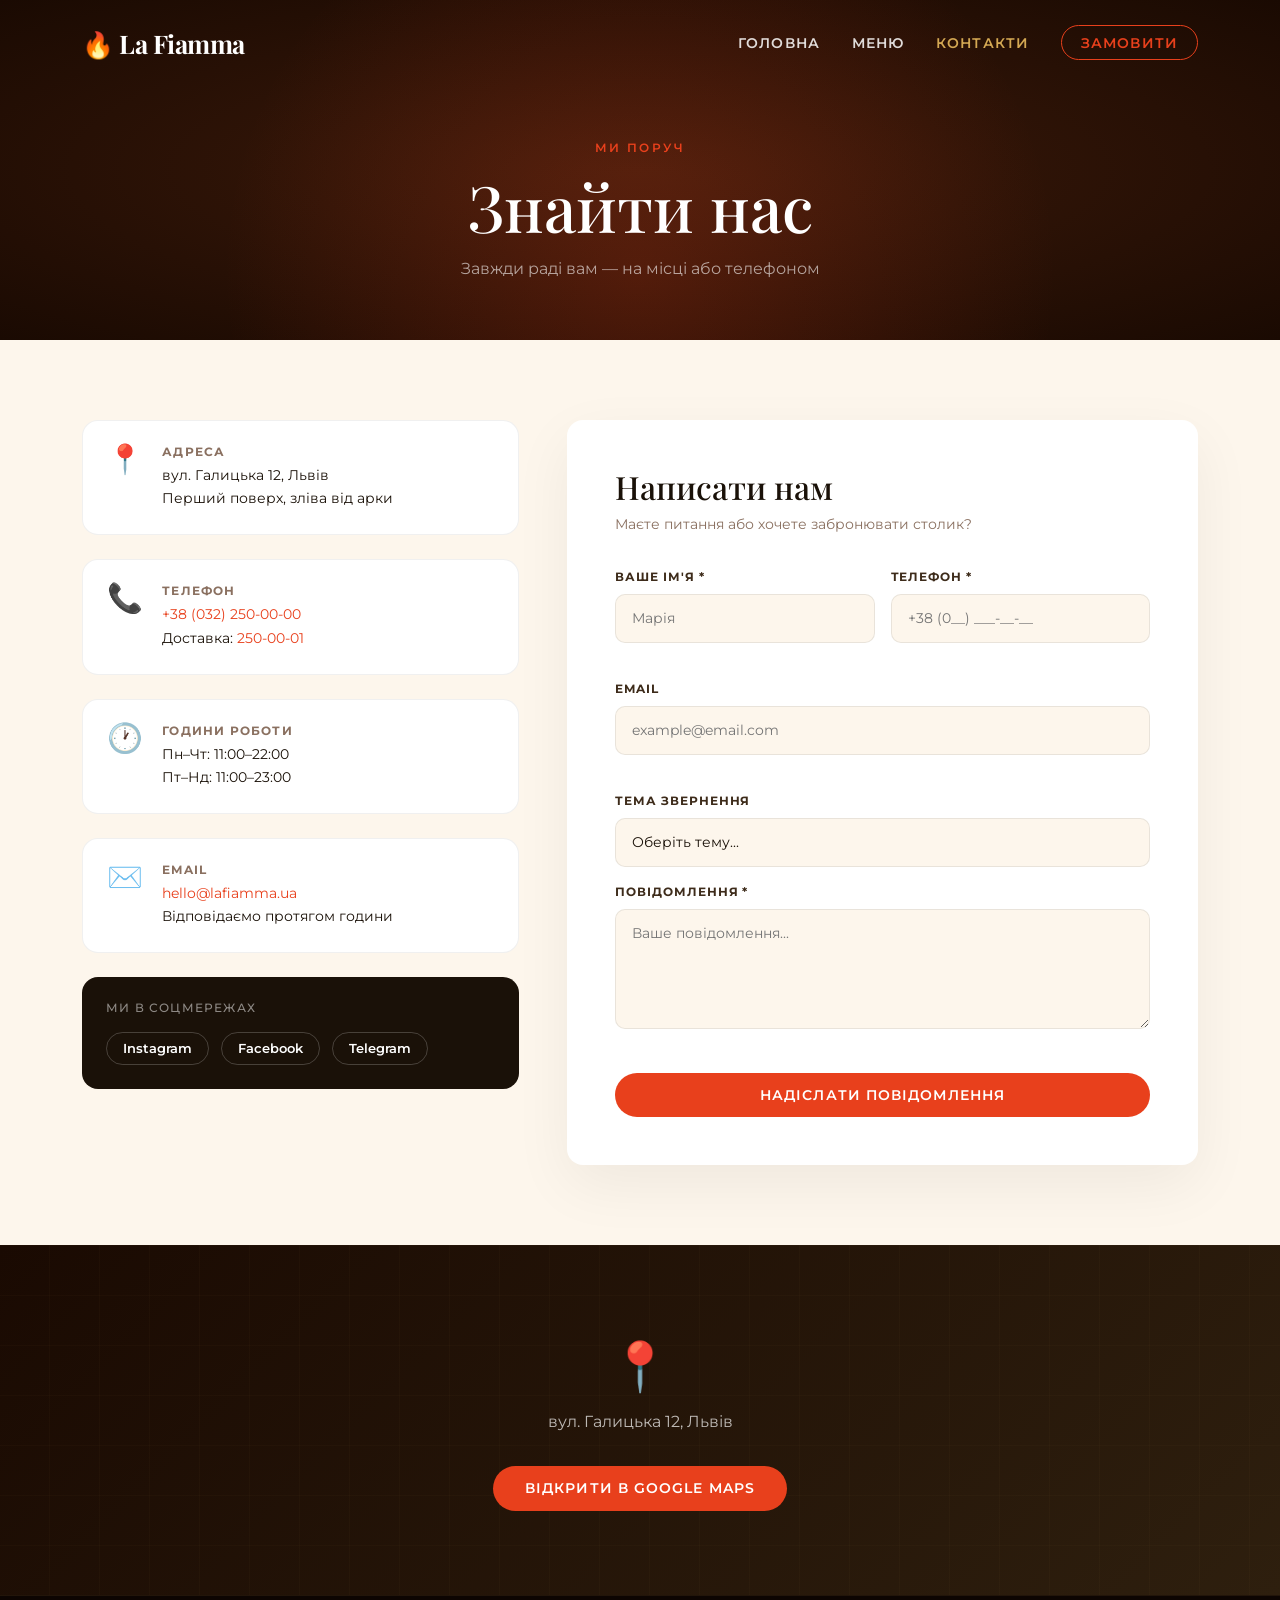
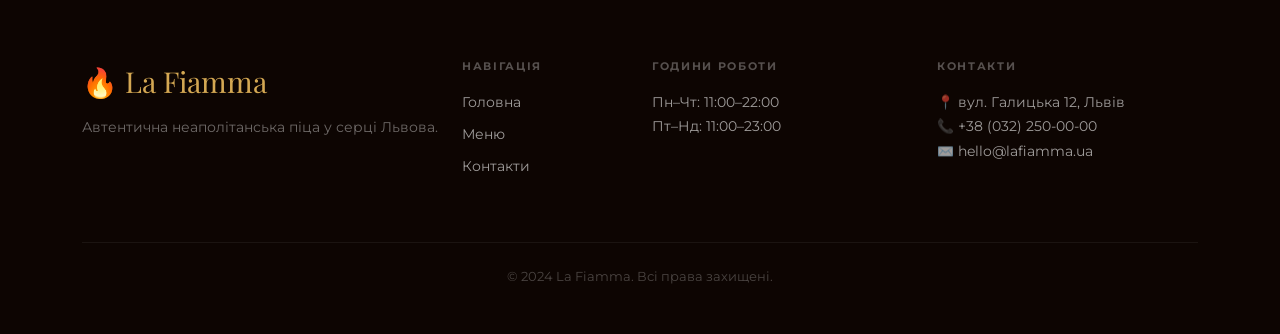
<file: contact.html>
<!DOCTYPE html>
<html lang="uk">
<head>
  <meta charset="UTF-8" />
  <meta name="viewport" content="width=device-width, initial-scale=1.0"/>
  <title>Контакти — La Fiamma</title>
  <link href="https://cdn.jsdelivr.net/npm/bootstrap@5.3.2/dist/css/bootstrap.min.css" rel="stylesheet"/>
  <link href="https://fonts.googleapis.com/css2?family=Playfair+Display:ital,wght@0,700;1,400&family=Montserrat:wght@300;400;600&display=swap" rel="stylesheet"/>
  <link rel="stylesheet" href="style.css"/>
</head>
<body>

<!-- NAVBAR -->
<nav class="navbar navbar-expand-lg fixed-top" id="mainNav">
  <div class="container">
    <a class="navbar-brand logo" href="index.html">🔥 La Fiamma</a>
    <button class="navbar-toggler" type="button" data-bs-toggle="collapse" data-bs-target="#navbarNav">
      <span class="toggler-icon"></span>
      <span class="toggler-icon"></span>
      <span class="toggler-icon"></span>
    </button>
    <div class="collapse navbar-collapse" id="navbarNav">
      <ul class="navbar-nav ms-auto">
        <li class="nav-item"><a class="nav-link" href="index.html">Головна</a></li>
        <li class="nav-item"><a class="nav-link" href="menu.html">Меню</a></li>
        <li class="nav-item"><a class="nav-link active" href="contact.html">Контакти</a></li>
        <li class="nav-item ms-lg-3">
          <a class="nav-link btn-order" href="menu.html">Замовити</a>
        </li>
      </ul>
    </div>
  </div>
</nav>

<!-- PAGE HERO -->
<section class="page-hero">
  <div class="page-hero-overlay"></div>
  <div class="container text-center page-hero-content">
    <p class="section-label">Ми поруч</p>
    <h1 class="page-hero-title">Знайти нас</h1>
    <p class="page-hero-sub">Завжди раді вам — на місці або телефоном</p>
  </div>
</section>

<!-- CONTACT SECTION -->
<section class="contact-section py-6">
  <div class="container">
    <div class="row g-5">

      <!-- INFO CARDS -->
      <div class="col-lg-5">
        <div class="contact-info-wrap">

          <div class="contact-info-card" data-aos="fade-up" data-aos-delay="0">
            <div class="contact-icon">📍</div>
            <div>
              <h4>Адреса</h4>
              <p>вул. Галицька 12, Львів<br/>Перший поверх, зліва від арки</p>
            </div>
          </div>

          <div class="contact-info-card" data-aos="fade-up" data-aos-delay="100">
            <div class="contact-icon">📞</div>
            <div>
              <h4>Телефон</h4>
              <p><a href="tel:+380322500000">+38 (032) 250-00-00</a><br/>Доставка: <a href="tel:+380322500001">250-00-01</a></p>
            </div>
          </div>

          <div class="contact-info-card" data-aos="fade-up" data-aos-delay="200">
            <div class="contact-icon">🕐</div>
            <div>
              <h4>Години роботи</h4>
              <p>Пн–Чт: 11:00–22:00<br/>Пт–Нд: 11:00–23:00</p>
            </div>
          </div>

          <div class="contact-info-card" data-aos="fade-up" data-aos-delay="300">
            <div class="contact-icon">✉️</div>
            <div>
              <h4>Email</h4>
              <p><a href="mailto:hello@lafiamma.ua">hello@lafiamma.ua</a><br/>Відповідаємо протягом години</p>
            </div>
          </div>

          <div class="social-block" data-aos="fade-up" data-aos-delay="400">
            <h4>Ми в соцмережах</h4>
            <div class="social-links">
              <a href="#" class="social-link">Instagram</a>
              <a href="#" class="social-link">Facebook</a>
              <a href="#" class="social-link">Telegram</a>
            </div>
          </div>

        </div>
      </div>

      <!-- CONTACT FORM -->
      <div class="col-lg-7" data-aos="fade-left">
        <div class="contact-form-card">
          <h2 class="form-title">Написати нам</h2>
          <p class="form-subtitle">Маєте питання або хочете забронювати столик?</p>

          <form id="contactForm" novalidate>
            <div class="row g-3">
              <div class="col-md-6">
                <div class="form-group-custom">
                  <label>Ваше ім'я *</label>
                  <input type="text" class="form-control-custom" id="fname" placeholder="Марія" required/>
                  <span class="field-error" id="fnameError"></span>
                </div>
              </div>
              <div class="col-md-6">
                <div class="form-group-custom">
                  <label>Телефон *</label>
                  <input type="tel" class="form-control-custom" id="fphone" placeholder="+38 (0__) ___-__-__" required/>
                  <span class="field-error" id="fphoneError"></span>
                </div>
              </div>
              <div class="col-12">
                <div class="form-group-custom">
                  <label>Email</label>
                  <input type="email" class="form-control-custom" id="femail" placeholder="example@email.com"/>
                  <span class="field-error" id="femailError"></span>
                </div>
              </div>
              <div class="col-12">
                <div class="form-group-custom">
                  <label>Тема звернення</label>
                  <select class="form-control-custom" id="fsubject">
                    <option value="">Оберіть тему...</option>
                    <option>Бронювання столика</option>
                    <option>Доставка</option>
                    <option>Корпоративне замовлення</option>
                    <option>Відгук / Скарга</option>
                    <option>Інше</option>
                  </select>
                </div>
              </div>
              <div class="col-12">
                <div class="form-group-custom">
                  <label>Повідомлення *</label>
                  <textarea class="form-control-custom" id="fmessage" rows="4" placeholder="Ваше повідомлення..." required></textarea>
                  <span class="field-error" id="fmessageError"></span>
                </div>
              </div>
              <div class="col-12">
                <button type="submit" class="btn btn-flame w-100" id="submitBtn">
                  Надіслати повідомлення
                </button>
              </div>
            </div>
          </form>

          <!-- Success Message -->
          <div class="form-success d-none" id="formSuccess">
            <div class="success-icon">✅</div>
            <h3>Дякуємо!</h3>
            <p>Ваше повідомлення надіслано. Ми відповімо найближчим часом.</p>
          </div>
        </div>
      </div>

    </div>
  </div>
</section>

<!-- MAP PLACEHOLDER -->
<section class="map-section">
  <div class="map-placeholder">
    <div class="map-inner">
      <div class="map-pin">📍</div>
      <p>вул. Галицька 12, Львів</p>
      <a href="https://maps.google.com" target="_blank" class="btn btn-flame mt-3">Відкрити в Google Maps</a>
    </div>
  </div>
</section>

<!-- FOOTER -->
<footer class="site-footer">
  <div class="container">
    <div class="row g-4 align-items-start">
      <div class="col-lg-4">
        <div class="footer-brand">🔥 La Fiamma</div>
        <p class="footer-desc">Автентична неаполітанська піца у серці Львова.</p>
      </div>
      <div class="col-lg-2 col-6">
        <h5 class="footer-heading">Навігація</h5>
        <ul class="footer-links">
          <li><a href="index.html">Головна</a></li>
          <li><a href="menu.html">Меню</a></li>
          <li><a href="contact.html">Контакти</a></li>
        </ul>
      </div>
      <div class="col-lg-3 col-6">
        <h5 class="footer-heading">Години роботи</h5>
        <p class="footer-hours">Пн–Чт: 11:00–22:00<br/>Пт–Нд: 11:00–23:00</p>
      </div>
      <div class="col-lg-3">
        <h5 class="footer-heading">Контакти</h5>
        <p class="footer-contact">📍 вул. Галицька 12, Львів<br/>📞 +38 (032) 250-00-00<br/>✉️ hello@lafiamma.ua</p>
      </div>
    </div>
    <div class="footer-bottom">
      <p>© 2024 La Fiamma. Всі права захищені.</p>
    </div>
  </div>
</footer>

<script src="https://cdn.jsdelivr.net/npm/bootstrap@5.3.2/dist/js/bootstrap.bundle.min.js"></script>
<script src="main.js"></script>
</body>
</html>
</file>
<file: style.css>
/* ========================================
   LA FIAMMA — PIZZERIA WEBSITE STYLES
   ======================================== */

:root {
  --flame: #E8401C;
  --flame-deep: #C0300E;
  --flame-light: #FF6B3D;
  --gold: #D4A853;
  --cream: #FDF6EC;
  --dark: #1A1108;
  --dark-mid: #2E1F0E;
  --charcoal: #3D2B1A;
  --text-muted: #8A7060;
  --border: rgba(212, 168, 83, 0.2);
  --card-bg: #fff;
  --radius: 16px;
}

* { box-sizing: border-box; margin: 0; padding: 0; }

html { scroll-behavior: smooth; }

body {
  font-family: 'Montserrat', sans-serif;
  background: var(--cream);
  color: var(--dark);
  overflow-x: hidden;
}

.py-6 { padding-top: 5rem; padding-bottom: 5rem; }

/* ============ TYPOGRAPHY ============ */
h1, h2, h3 { font-family: 'Playfair Display', serif; }
em { font-style: italic; color: var(--flame); }

/* ============ NAVBAR ============ */
#mainNav {
  background: transparent;
  transition: background 0.4s, box-shadow 0.4s;
  padding: 1.2rem 0;
}
#mainNav.scrolled {
  background: rgba(26, 17, 8, 0.97);
  box-shadow: 0 2px 30px rgba(232,64,28,0.15);
  padding: 0.7rem 0;
}

.logo {
  font-family: 'Playfair Display', serif;
  font-size: 1.6rem;
  font-weight: 700;
  color: #fff !important;
  letter-spacing: -0.5px;
}

.nav-link {
  color: rgba(255,255,255,0.85) !important;
  font-size: 0.85rem;
  font-weight: 600;
  letter-spacing: 0.08em;
  text-transform: uppercase;
  padding: 0.5rem 1rem !important;
  transition: color 0.3s;
}
.nav-link:hover, .nav-link.active { color: var(--gold) !important; }

.btn-order {
  border: 1.5px solid var(--flame) !important;
  border-radius: 50px !important;
  color: var(--flame) !important;
  padding: 0.4rem 1.2rem !important;
  transition: all 0.3s !important;
}
.btn-order:hover {
  background: var(--flame) !important;
  color: #fff !important;
}

/* Hamburger */
.navbar-toggler { border: none; background: none; padding: 0; }
.toggler-icon {
  display: block;
  width: 24px; height: 2px;
  background: #fff;
  margin: 5px 0;
  transition: 0.3s;
}

/* ============ BUTTONS ============ */
.btn-flame {
  background: var(--flame);
  color: #fff;
  border: none;
  border-radius: 50px;
  padding: 0.75rem 2rem;
  font-family: 'Montserrat', sans-serif;
  font-weight: 600;
  font-size: 0.85rem;
  letter-spacing: 0.08em;
  text-transform: uppercase;
  text-decoration: none;
  display: inline-block;
  transition: all 0.3s;
  cursor: pointer;
}
.btn-flame:hover {
  background: var(--flame-deep);
  color: #fff;
  transform: translateY(-2px);
  box-shadow: 0 8px 25px rgba(232,64,28,0.4);
}

.btn-ghost {
  background: transparent;
  color: #fff;
  border: 1.5px solid rgba(255,255,255,0.5);
  border-radius: 50px;
  padding: 0.75rem 2rem;
  font-family: 'Montserrat', sans-serif;
  font-weight: 600;
  font-size: 0.85rem;
  letter-spacing: 0.08em;
  text-transform: uppercase;
  text-decoration: none;
  display: inline-block;
  transition: all 0.3s;
}
.btn-ghost:hover {
  border-color: #fff;
  background: rgba(255,255,255,0.1);
  color: #fff;
}

/* ============ HERO ============ */
.hero {
  position: relative;
  min-height: 100vh;
  display: flex;
  align-items: center;
}

.hero-bg {
  position: absolute; inset: 0;
  background: url('https://images.unsplash.com/photo-1541592106381-b31e9677c0e5?q=80&w=2000&auto=format&fit=crop') center/cover no-repeat;
}

.hero-overlay {
  position: absolute; inset: 0;
  background: rgba(13, 5, 2, 0.85);
}

.hero-content { position: relative; z-index: 2; }

.hero-tagline {
  color: var(--gold);
  font-size: 0.8rem;
  font-weight: 600;
  letter-spacing: 0.2em;
  text-transform: uppercase;
  margin-bottom: 1rem;
}

.hero-title {
  font-size: clamp(3.5rem, 8vw, 6.5rem);
  color: #fff;
  line-height: 1.05;
  margin-bottom: 1.5rem;
  font-weight: 700;
}

.hero-sub {
  color: rgba(255,255,255,0.65);
  font-size: 1rem;
  line-height: 1.8;
  margin-bottom: 2.5rem;
  max-width: 400px;
}

.hero-btns { margin-bottom: 3rem; }

.hero-stats {
  display: flex;
  gap: 2.5rem;
  padding-top: 2rem;
  border-top: 1px solid rgba(255,255,255,0.1);
}
.stat-num {
  display: block;
  font-family: 'Playfair Display', serif;
  font-size: 2rem;
  color: var(--gold);
  line-height: 1;
}
.stat-label {
  font-size: 0.75rem;
  color: rgba(255,255,255,0.5);
  letter-spacing: 0.05em;
  text-transform: uppercase;
  margin-top: 0.3rem;
  display: block;
}

/* Pizza showcase animation */
.pizza-showcase {
  position: relative;
  width: 380px; height: 380px;
  display: flex; align-items: center; justify-content: center;
}
.pizza-ring {
  position: absolute;
  border-radius: 50%;
  border: 1px solid rgba(212,168,83,0.15);
  animation: pulse-ring 3s ease-in-out infinite;
}
.ring1 { width: 320px; height: 320px; animation-delay: 0s; }
.ring2 { width: 380px; height: 380px; animation-delay: 1s; }

@keyframes pulse-ring {
  0%, 100% { transform: scale(1); opacity: 0.5; }
  50% { transform: scale(1.05); opacity: 1; }
}

.hero-pizza-img {
  width: 320px;
  height: 320px;
  object-fit: cover;
  border-radius: 50%;
  animation: float 4s ease-in-out infinite;
  box-shadow: 0 20px 50px rgba(0,0,0,0.6);
  position: relative;
  z-index: 2;
  border: 4px solid var(--dark);
}

@keyframes float {
  0%, 100% { transform: translateY(0) rotate(-3deg); }
  50% { transform: translateY(-15px) rotate(3deg); }
}

.scroll-indicator {
  position: absolute;
  bottom: 2rem;
  left: 50%;
  transform: translateX(-50%);
  z-index: 2;
}
.scroll-indicator span {
  display: block;
  width: 1px; height: 50px;
  background: linear-gradient(to bottom, transparent, rgba(255,255,255,0.4));
  margin: 0 auto;
  animation: scroll-line 2s ease-in-out infinite;
}
@keyframes scroll-line {
  0% { transform: scaleY(0); transform-origin: top; }
  50% { transform: scaleY(1); transform-origin: top; }
  51% { transform: scaleY(1); transform-origin: bottom; }
  100% { transform: scaleY(0); transform-origin: bottom; }
}

/* ============ SECTION HEADERS ============ */
.section-label {
  color: var(--flame);
  font-size: 0.75rem;
  font-weight: 600;
  letter-spacing: 0.2em;
  text-transform: uppercase;
  margin-bottom: 0.75rem;
}
.section-title {
  font-size: clamp(2rem, 4vw, 3rem);
  color: var(--dark);
  line-height: 1.1;
}

/* ============ FEATURES ============ */
.features-section { background: #fff; }

.feature-card {
  padding: 2.5rem;
  border-radius: var(--radius);
  border: 1px solid rgba(0,0,0,0.06);
  background: var(--cream);
  height: 100%;
  transition: transform 0.3s, box-shadow 0.3s;
}
.feature-card:hover {
  transform: translateY(-6px);
  box-shadow: 0 20px 40px rgba(0,0,0,0.08);
}
.feature-card--accent {
  background: var(--dark);
  color: #fff;
  border-color: var(--dark);
}
.feature-card--accent h3 { color: var(--gold); }
.feature-card--accent p { color: rgba(255,255,255,0.7); }

.feature-icon {
  font-size: 2.5rem;
  margin-bottom: 1.2rem;
  display: block;
}
.feature-card h3 {
  font-size: 1.3rem;
  margin-bottom: 0.75rem;
}
.feature-card p {
  color: var(--text-muted);
  font-size: 0.9rem;
  line-height: 1.7;
}

/* ============ BESTSELLERS ============ */
.bestsellers-section { background: var(--cream); }

.pizza-card {
  background: #fff;
  border-radius: var(--radius);
  overflow: hidden;
  border: 1px solid rgba(0,0,0,0.06);
  transition: transform 0.3s, box-shadow 0.3s;
  height: 100%;
  display: flex;
  flex-direction: column;
}
.pizza-card:hover {
  transform: translateY(-6px);
  box-shadow: 0 20px 50px rgba(0,0,0,0.12);
}
.pizza-card-img {
  height: 220px;
  position: relative;
  overflow: hidden;
  background: var(--dark);
  display: flex;
  align-items: center;
  justify-content: center;
}
.pizza-card-img img {
  width: 100%;
  height: 100%;
  object-fit: cover;
  transition: transform 0.5s ease;
  min-height: 220px; /* Тримає форму картки */
  background-color: var(--dark-mid); /* Темний фон, поки фото вантажиться */
}
.pizza-card:hover .pizza-card-img img {
  transform: scale(1.08);
}
.pizza-card-img::after {
  content: '';
  position: absolute; inset: 0;
  background: linear-gradient(to top, rgba(0,0,0,0.4), transparent 50%);
  pointer-events: none;
}
.pizza-card-badge {
  position: absolute;
  top: 12px; right: 12px;
  background: var(--flame);
  color: #fff;
  font-size: 0.7rem;
  font-weight: 700;
  letter-spacing: 0.05em;
  padding: 3px 10px;
  border-radius: 50px;
  z-index: 1;
}
.pizza-card-body {
  padding: 1.5rem;
  flex: 1;
  display: flex;
  flex-direction: column;
}
.pizza-card-body h3 {
  font-size: 1.2rem;
  margin-bottom: 0.4rem;
  color: var(--dark);
}
.pizza-card-desc {
  color: var(--text-muted);
  font-size: 0.85rem;
  line-height: 1.6;
  flex: 1;
  margin-bottom: 1.2rem;
}
.pizza-card-footer {
  display: flex;
  align-items: center;
  justify-content: space-between;
}
.pizza-price {
  font-family: 'Playfair Display', serif;
  font-size: 1.4rem;
  color: var(--flame);
  font-weight: 700;
}
.pizza-price span { font-size: 0.75rem; color: var(--text-muted); font-family: 'Montserrat', sans-serif; font-weight: 400; }
.btn-add {
  background: var(--dark);
  color: #fff;
  border: none;
  border-radius: 50px;
  padding: 0.5rem 1.2rem;
  font-size: 0.8rem;
  font-weight: 600;
  cursor: pointer;
  transition: all 0.3s;
  font-family: 'Montserrat', sans-serif;
}
.btn-add:hover {
  background: var(--flame);
  transform: scale(1.05);
}
.btn-add.added {
  background: #2D7A4F;
}

/* ============ STORY ============ */
.story-section { background: #fff; }

.story-img-wrap {
  position: relative;
  display: inline-block;
}
.story-img-block {
  width: 100%; max-width: 420px;
  aspect-ratio: 4/3;
  background: url('https://images.unsplash.com/photo-1590947132387-155cc02f3212?w=800&auto=format&fit=crop') center/cover;
  border-radius: var(--radius);
  box-shadow: 0 30px 60px rgba(0,0,0,0.2);
}
.story-badge {
  position: absolute;
  bottom: -20px; right: -20px;
  background: var(--flame);
  color: #fff;
  padding: 1rem 1.5rem;
  border-radius: var(--radius);
  font-family: 'Playfair Display', serif;
  font-size: 1.1rem;
  font-style: italic;
  box-shadow: 0 10px 30px rgba(232,64,28,0.4);
}
.story-text {
  color: var(--text-muted);
  line-height: 1.8;
  margin-bottom: 1rem;
  font-size: 0.95rem;
}

/* ============ REVIEWS ============ */
.reviews-section {
  background: var(--dark);
}
.reviews-section .section-title { color: #fff; }

.review-card {
  background: rgba(255,255,255,0.05);
  border: 1px solid rgba(255,255,255,0.08);
  border-radius: var(--radius);
  padding: 3rem;
  max-width: 680px;
  text-align: center;
}
.review-text {
  color: rgba(255,255,255,0.85);
  font-size: 1.1rem;
  line-height: 1.8;
  font-style: italic;
  font-family: 'Playfair Display', serif;
  margin-bottom: 1.5rem;
}
.review-author {
  color: var(--gold);
  font-size: 0.85rem;
  font-weight: 600;
  letter-spacing: 0.05em;
  margin-bottom: 0.5rem;
}
.review-stars { color: var(--flame); font-size: 1.1rem; letter-spacing: 3px; }

.carousel-arrow {
  font-size: 2rem;
  color: rgba(255,255,255,0.5);
  transition: color 0.3s;
}
.carousel-control-prev:hover .carousel-arrow,
.carousel-control-next:hover .carousel-arrow { color: var(--gold); }
.carousel-control-prev, .carousel-control-next { width: 5%; }

/* ============ PAGE HERO (inner pages) ============ */
.page-hero {
  position: relative;
  height: 340px;
  background: radial-gradient(ellipse at center, #3D1A0A, #1A0A02);
  display: flex; align-items: center; justify-content: center;
  overflow: hidden;
}
.page-hero-overlay {
  position: absolute; inset: 0;
  background: radial-gradient(circle at 50% 80%, rgba(232,64,28,0.2), transparent 60%);
}
.page-hero-content {
  position: relative; z-index: 2;
  padding-top: 5rem;
}
.page-hero-title {
  font-size: clamp(2.5rem, 6vw, 4rem);
  color: #fff;
  margin-bottom: 0.75rem;
}
.page-hero-sub {
  color: rgba(255,255,255,0.6);
  font-size: 1rem;
  max-width: 450px;
  margin: 0 auto;
}

/* ============ MENU PAGE ============ */
.menu-section { background: var(--cream); }

.filter-btn {
  background: transparent;
  border: 1.5px solid var(--border);
  color: var(--charcoal);
  border-radius: 50px;
  padding: 0.5rem 1.3rem;
  font-family: 'Montserrat', sans-serif;
  font-size: 0.8rem;
  font-weight: 600;
  letter-spacing: 0.05em;
  cursor: pointer;
  transition: all 0.3s;
  text-transform: uppercase;
}
.filter-btn:hover,
.filter-btn.active {
  background: var(--flame);
  border-color: var(--flame);
  color: #fff;
}

/* Menu card tag badges */
.tag-veg { background: #2D7A4F; }
.tag-spicy { background: var(--flame); }
.tag-special { background: var(--gold); color: var(--dark) !important; }
.tag-new { background: #5B4FCF; }

/* ============ CART ============ */
.cart-widget {
  position: fixed;
  bottom: 2rem;
  right: 2rem;
  z-index: 999;
}
.cart-btn {
  background: var(--dark);
  color: #fff;
  border: none;
  width: 60px; height: 60px;
  border-radius: 50%;
  font-size: 0.85rem;
  font-weight: 700;
  cursor: pointer;
  box-shadow: 0 8px 25px rgba(0,0,0,0.3);
  transition: all 0.3s;
  display: flex; align-items: center; justify-content: center;
  gap: 4px;
  flex-direction: column;
  font-family: 'Montserrat', sans-serif;
}
.cart-btn:hover {
  background: var(--flame);
  transform: scale(1.1);
}
#cartCount {
  background: var(--flame);
  color: #fff;
  font-size: 0.65rem;
  padding: 1px 5px;
  border-radius: 50px;
}

.cart-modal-content {
  background: var(--dark);
  color: #fff;
  border: 1px solid rgba(255,255,255,0.1);
  border-radius: var(--radius);
}
.cart-modal-header {
  border-bottom: 1px solid rgba(255,255,255,0.08);
  padding: 1.5rem;
}
.cart-modal-header .modal-title {
  font-family: 'Playfair Display', serif;
  font-size: 1.4rem;
}
.btn-close-custom {
  background: none; border: none;
  color: rgba(255,255,255,0.5);
  font-size: 1.2rem; cursor: pointer;
  transition: color 0.3s;
}
.btn-close-custom:hover { color: #fff; }

.cart-empty { color: rgba(255,255,255,0.4); text-align: center; padding: 2rem; }

.cart-item {
  display: flex; align-items: center; justify-content: space-between;
  padding: 0.75rem 0;
  border-bottom: 1px solid rgba(255,255,255,0.06);
}
.cart-item-name { font-weight: 600; font-size: 0.9rem; }
.cart-item-qty { color: var(--gold); font-size: 0.8rem; }
.cart-item-price { color: var(--flame); font-weight: 700; }
.cart-item-remove {
  background: none; border: none;
  color: rgba(255,255,255,0.3); cursor: pointer;
  font-size: 1rem;
  transition: color 0.3s;
}
.cart-item-remove:hover { color: var(--flame); }

.cart-modal-footer {
  border-top: 1px solid rgba(255,255,255,0.08);
  padding: 1.5rem;
}
.cart-total {
  font-size: 1.1rem;
  font-weight: 600;
  color: rgba(255,255,255,0.7);
}
#cartTotal { color: var(--flame); font-size: 1.3rem; font-family: 'Playfair Display', serif; }

.custom-toast {
  background: var(--dark-mid);
  border: 1px solid rgba(212,168,83,0.3);
  color: #fff;
  border-radius: var(--radius);
}

/* ============ CONTACT PAGE ============ */
.contact-section { background: var(--cream); }

.contact-info-wrap { display: flex; flex-direction: column; gap: 1.5rem; }

.contact-info-card {
  display: flex;
  align-items: flex-start;
  gap: 1.2rem;
  background: #fff;
  padding: 1.5rem;
  border-radius: var(--radius);
  border: 1px solid rgba(0,0,0,0.06);
  transition: transform 0.3s, box-shadow 0.3s;
}
.contact-info-card:hover {
  transform: translateX(6px);
  box-shadow: 0 10px 30px rgba(0,0,0,0.08);
}
.contact-icon { font-size: 1.8rem; line-height: 1; }
.contact-info-card h4 {
  font-size: 0.75rem;
  font-weight: 700;
  letter-spacing: 0.1em;
  text-transform: uppercase;
  color: var(--text-muted);
  margin-bottom: 0.3rem;
  font-family: 'Montserrat', sans-serif;
}
.contact-info-card p {
  font-size: 0.9rem;
  color: var(--dark);
  line-height: 1.6;
  margin: 0;
}
.contact-info-card a { color: var(--flame); text-decoration: none; }
.contact-info-card a:hover { text-decoration: underline; }

.social-block {
  background: var(--dark);
  padding: 1.5rem;
  border-radius: var(--radius);
  color: #fff;
}
.social-block h4 {
  font-size: 0.75rem;
  letter-spacing: 0.1em;
  text-transform: uppercase;
  color: rgba(255,255,255,0.5);
  margin-bottom: 1rem;
  font-family: 'Montserrat', sans-serif;
}
.social-links { display: flex; gap: 0.75rem; flex-wrap: wrap; }
.social-link {
  color: #fff;
  text-decoration: none;
  font-size: 0.8rem;
  font-weight: 600;
  padding: 0.4rem 1rem;
  border: 1px solid rgba(255,255,255,0.2);
  border-radius: 50px;
  transition: all 0.3s;
}
.social-link:hover {
  background: var(--flame);
  border-color: var(--flame);
  color: #fff;
}

/* Contact Form */
.contact-form-card {
  background: #fff;
  border-radius: var(--radius);
  padding: 3rem;
  box-shadow: 0 20px 60px rgba(0,0,0,0.06);
}
.form-title {
  font-size: 2rem;
  margin-bottom: 0.5rem;
}
.form-subtitle {
  color: var(--text-muted);
  font-size: 0.9rem;
  margin-bottom: 2rem;
}

.form-group-custom { margin-bottom: 0; }
.form-group-custom label {
  display: block;
  font-size: 0.75rem;
  font-weight: 700;
  letter-spacing: 0.08em;
  text-transform: uppercase;
  color: var(--charcoal);
  margin-bottom: 0.5rem;
}
.form-control-custom {
  width: 100%;
  background: var(--cream);
  border: 1.5px solid rgba(0,0,0,0.08);
  border-radius: 10px;
  padding: 0.8rem 1rem;
  font-family: 'Montserrat', sans-serif;
  font-size: 0.9rem;
  color: var(--dark);
  transition: border-color 0.3s, box-shadow 0.3s;
  outline: none;
  -webkit-appearance: none;
}
.form-control-custom:focus {
  border-color: var(--flame);
  box-shadow: 0 0 0 3px rgba(232,64,28,0.1);
  background: #fff;
}
.form-control-custom.error { border-color: #e74c3c; }
.field-error {
  display: block;
  color: #e74c3c;
  font-size: 0.75rem;
  margin-top: 0.3rem;
  min-height: 1rem;
}

textarea.form-control-custom { resize: vertical; min-height: 120px; }
select.form-control-custom { cursor: pointer; }

.form-success {
  text-align: center;
  padding: 3rem 0;
}
.success-icon { font-size: 3rem; margin-bottom: 1rem; }
.form-success h3 { font-size: 1.8rem; margin-bottom: 0.5rem; }
.form-success p { color: var(--text-muted); }

/* Map */
.map-section {}
.map-placeholder {
  height: 350px;
  background: linear-gradient(135deg, #1A0A02, #2E1F0E);
  display: flex; align-items: center; justify-content: center;
  position: relative;
  overflow: hidden;
}
.map-placeholder::before {
  content: '';
  position: absolute; inset: 0;
  background:
    repeating-linear-gradient(0deg, transparent, transparent 49px, rgba(212,168,83,0.05) 50px),
    repeating-linear-gradient(90deg, transparent, transparent 49px, rgba(212,168,83,0.05) 50px);
}
.map-inner {
  position: relative; z-index: 1;
  text-align: center; color: #fff;
}
.map-pin { font-size: 3rem; animation: bounce 2s ease-in-out infinite; }
@keyframes bounce {
  0%, 100% { transform: translateY(0); }
  50% { transform: translateY(-10px); }
}
.map-inner p { color: rgba(255,255,255,0.7); margin-top: 0.5rem; }

/* ============ FOOTER ============ */
.site-footer {
  background: #0D0502;
  padding: 4rem 0 2rem;
  border-top: 1px solid rgba(212,168,83,0.1);
}
.footer-brand {
  font-family: 'Playfair Display', serif;
  font-size: 1.8rem;
  color: var(--gold);
  margin-bottom: 0.75rem;
}
.footer-desc { color: rgba(255,255,255,0.4); font-size: 0.85rem; line-height: 1.7; }
.footer-heading {
  font-family: 'Montserrat', sans-serif;
  font-size: 0.7rem;
  font-weight: 700;
  letter-spacing: 0.15em;
  text-transform: uppercase;
  color: rgba(255,255,255,0.3);
  margin-bottom: 1rem;
}
.footer-links { list-style: none; padding: 0; }
.footer-links li { margin-bottom: 0.5rem; }
.footer-links a {
  color: rgba(255,255,255,0.6);
  text-decoration: none;
  font-size: 0.9rem;
  transition: color 0.3s;
}
.footer-links a:hover { color: var(--gold); }
.footer-hours, .footer-contact {
  color: rgba(255,255,255,0.6);
  font-size: 0.85rem;
  line-height: 1.8;
}
.footer-bottom {
  margin-top: 3rem;
  padding-top: 1.5rem;
  border-top: 1px solid rgba(255,255,255,0.06);
  text-align: center;
}
.footer-bottom p { color: rgba(255,255,255,0.25); font-size: 0.8rem; }

/* ============ ANIMATIONS ============ */
[data-aos] {
  opacity: 0;
  transform: translateY(30px);
  transition: opacity 0.6s ease, transform 0.6s ease;
}
[data-aos].aos-animate {
  opacity: 1;
  transform: translateY(0);
}
[data-aos][data-aos-delay="150"] { transition-delay: 0.15s; }
[data-aos][data-aos-delay="300"] { transition-delay: 0.3s; }
[data-aos][data-aos-delay="100"] { transition-delay: 0.1s; }
[data-aos][data-aos-delay="200"] { transition-delay: 0.2s; }
[data-aos][data-aos-delay="400"] { transition-delay: 0.4s; }
[data-aos="fade-right"] { transform: translateX(-30px); }
[data-aos="fade-right"].aos-animate { transform: translateX(0); }
[data-aos="fade-left"] { transform: translateX(30px); }
[data-aos="fade-left"].aos-animate { transform: translateX(0); }

/* ============ RESPONSIVE ============ */
@media (max-width: 768px) {
  .py-6 { padding-top: 3.5rem; padding-bottom: 3.5rem; }
  .hero-btns { display: flex; flex-direction: column; gap: 1rem; }
  .hero-btns .btn-flame, .hero-btns .btn-ghost { text-align: center; }
  .hero-stats { gap: 1.5rem; }
  .story-badge { bottom: -15px; right: -10px; padding: 0.7rem 1rem; font-size: 0.9rem; }
  .contact-form-card { padding: 2rem 1.5rem; }
  .review-card { padding: 2rem 1.5rem; }
}

/* ============ CART FORM INPUTS ============ */
.form-control-dark {
  background: rgba(0, 0, 0, 0.2);
  border: 1px solid rgba(255, 255, 255, 0.1);
  color: #fff;
  font-family: 'Montserrat', sans-serif;
  font-size: 0.9rem;
  outline: none;
  transition: all 0.3s;
}
.form-control-dark::placeholder {
  color: rgba(255, 255, 255, 0.4);
}
.form-control-dark:focus {
  border-color: var(--flame);
  background: rgba(0, 0, 0, 0.4);
  box-shadow: 0 0 0 2px rgba(232, 64, 28, 0.2);
}
.form-control-dark.error {
  border-color: #ff6b6b;
  background: rgba(255, 107, 107, 0.05);
}
</file>
